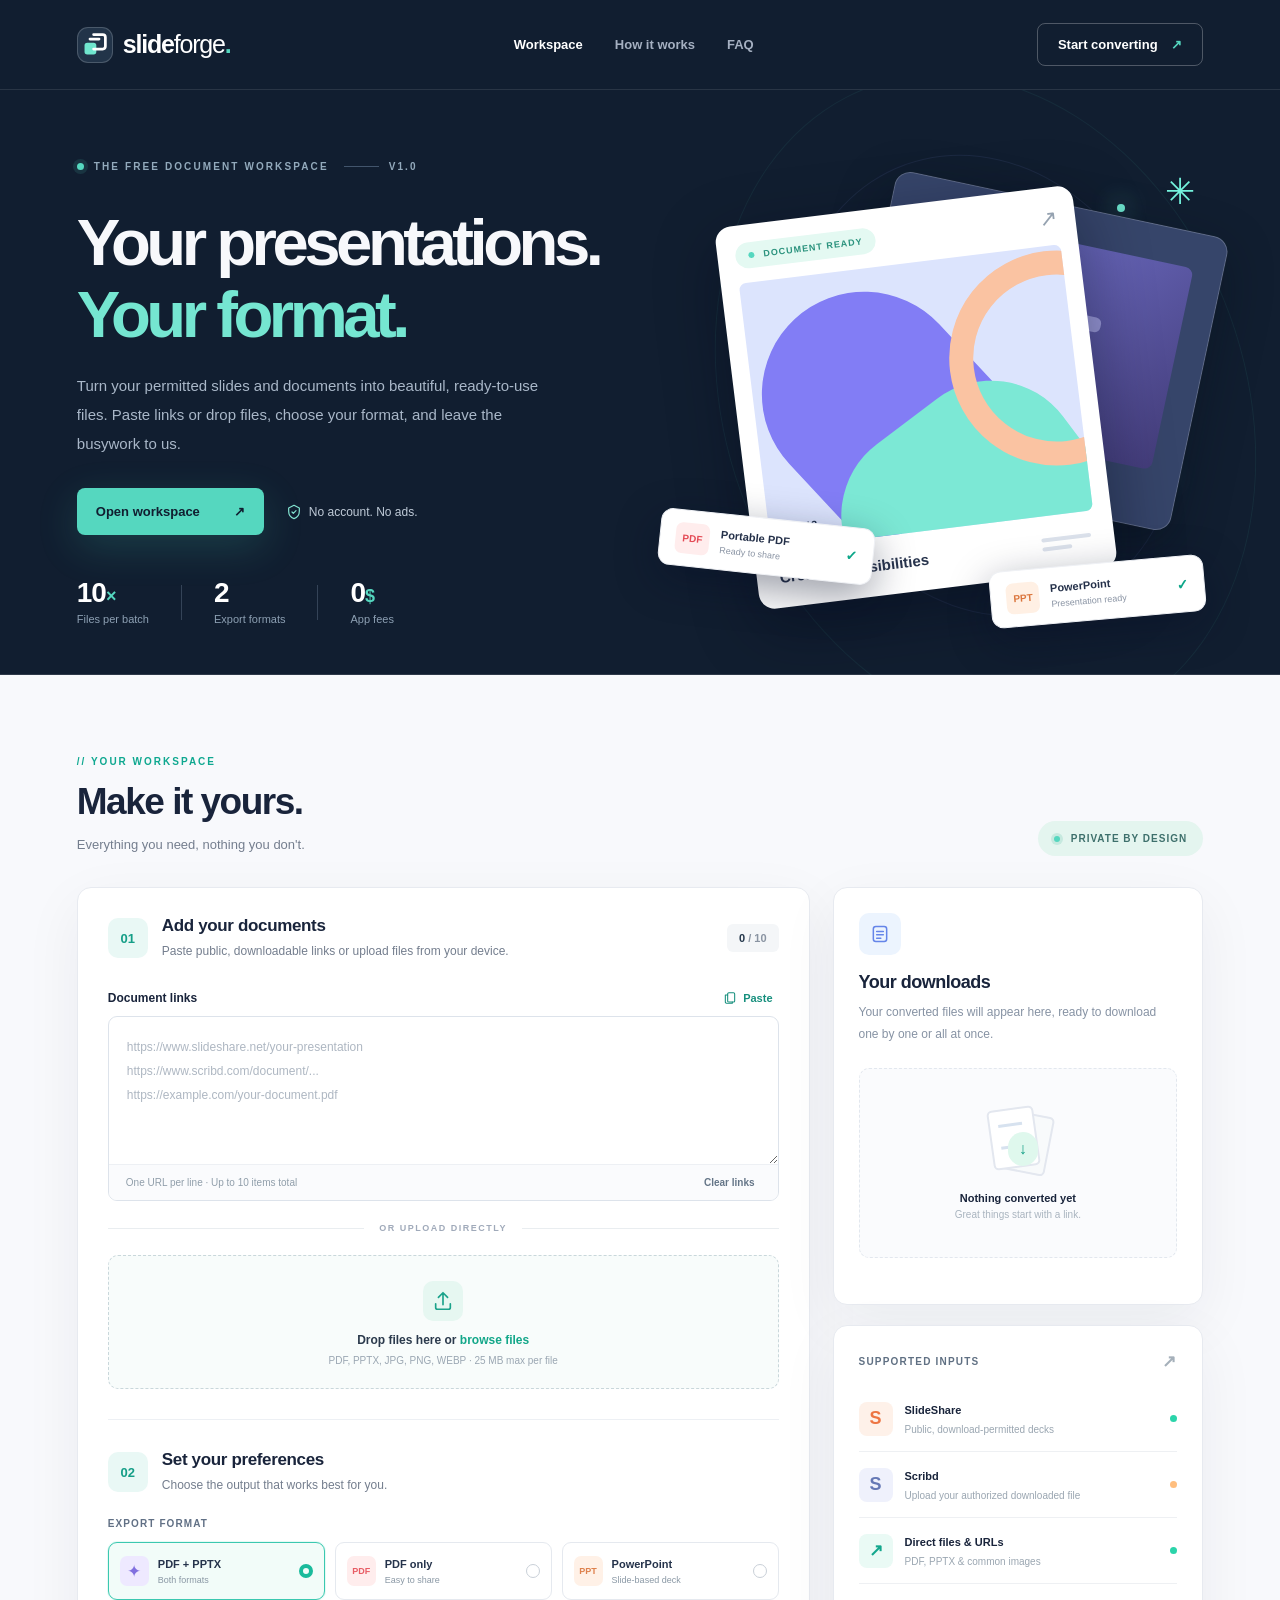
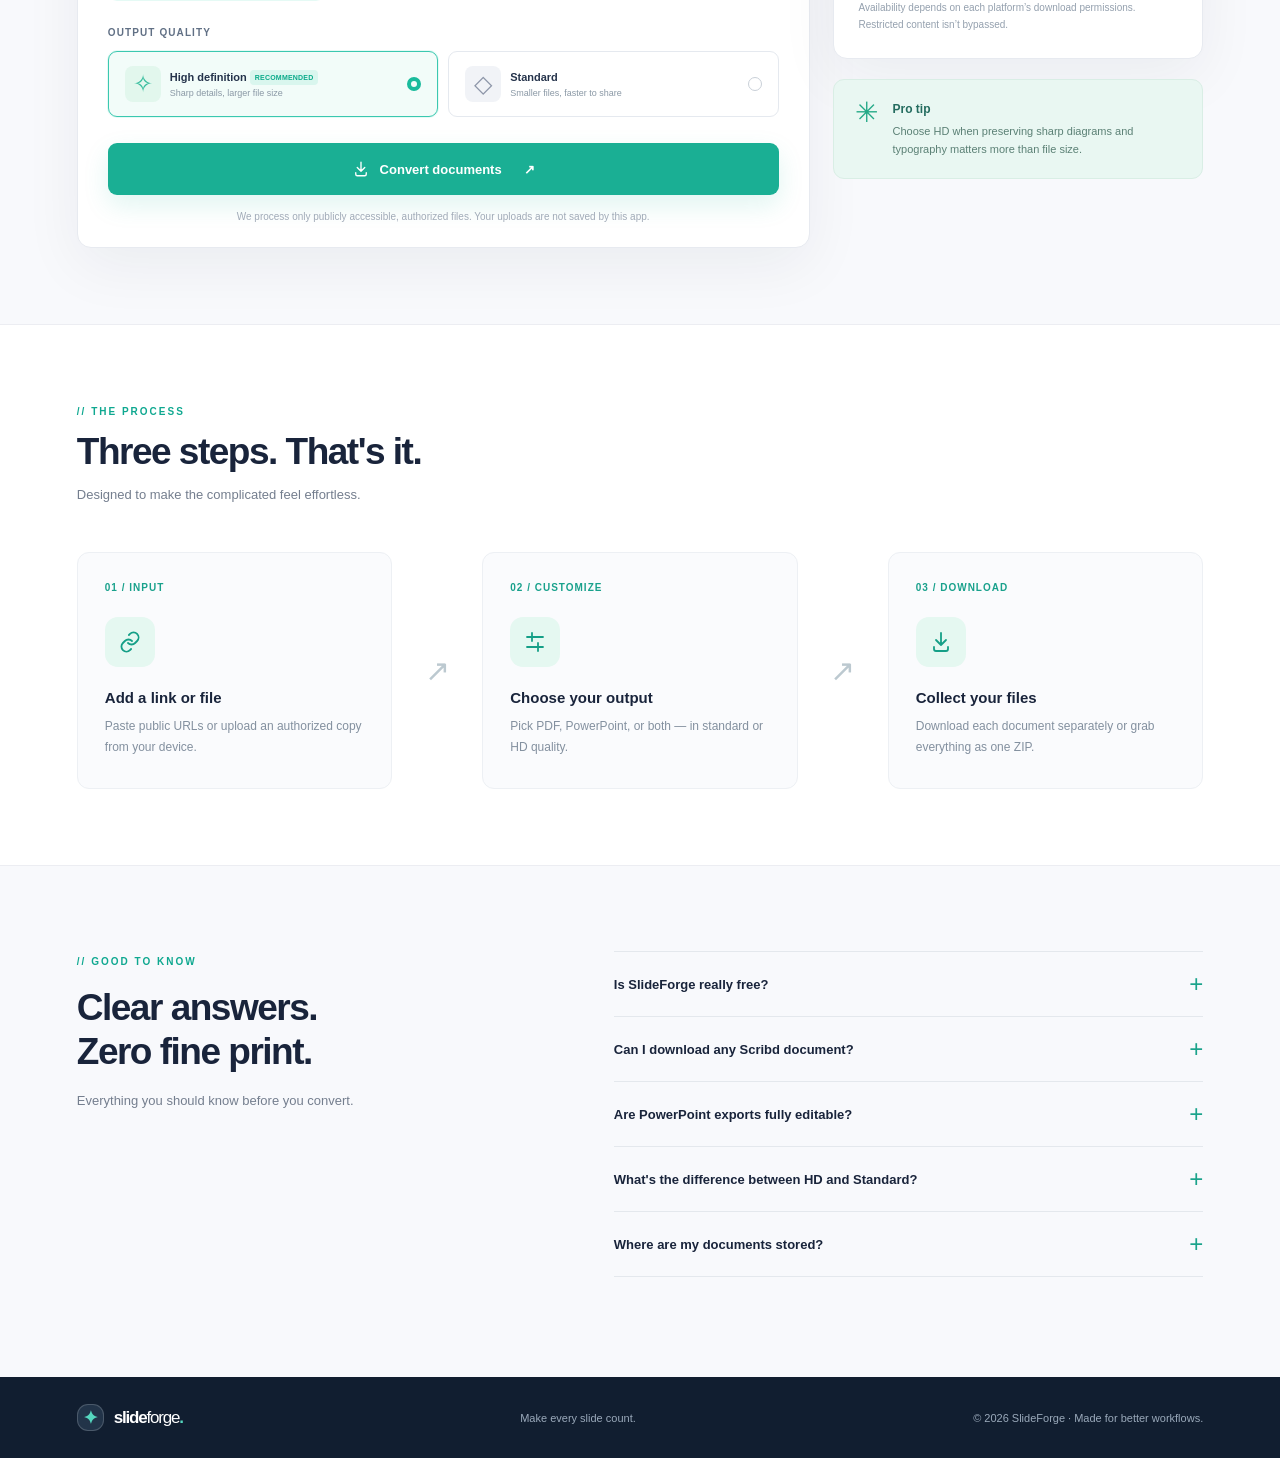
<file: preview.html>
<!doctype html>
<html lang="en">
<head>
  <meta charset="UTF-8" />
  <meta name="viewport" content="width=device-width,initial-scale=1" />
  <meta name="theme-color" content="#101827" />
  <meta name="description" content="A private, ad-free workspace to convert your authorized presentations and documents to PDF and PowerPoint. Batch processing, high-quality exports and ZIP downloads." />
  <title>SlideForge — Your presentations, your format.</title>
  <link rel="icon" href="app/static/favicon.svg" type="image/svg+xml" />
  <link rel="stylesheet" href="app/static/style.css" />
  <script defer src="app/static/app.js"></script>
</head>
<body>
  <div class="site-wrap">
  <header class="header">
    <a class="brand" href="/" aria-label="SlideForge homepage">
      <span class="brand-icon" aria-hidden="true"><svg viewBox="0 0 32 32" fill="none"><rect x="5" y="14" width="13" height="13" rx="3" fill="#70E6CE"/><path d="M15 5H25A3 3 0 0 1 28 8V18A3 3 0 0 1 25 21H15" stroke="white" stroke-width="3" stroke-linecap="round"/><path d="M11 10H21" stroke="white" stroke-width="3" stroke-linecap="round"/></svg></span>
      <span>slide<span class="brand-light">forge</span><span class="brand-dot">.</span></span>
    </a>
    <nav class="main-nav" aria-label="Main navigation"><a class="active" href="#workspace">Workspace</a><a href="#how-it-works">How it works</a><a href="#faq">FAQ</a></nav>
    <a class="nav-cta" href="#workspace">Start converting <span aria-hidden="true">↗</span></a>
  </header>

  <main>
    <section class="hero" aria-labelledby="headline">
      <div class="hero-copy">
        <div class="eyebrow"><span class="pulse" aria-hidden="true"></span> THE FREE DOCUMENT WORKSPACE <span class="eyebrow-line"></span> V1.0</div>
        <h1 id="headline">Your presentations.<br><em>Your format.</em></h1>
        <p class="hero-description">Turn your permitted slides and documents into beautiful, ready-to-use files. Paste links or drop files, choose your format, and leave the busywork to us.</p>
        <div class="hero-actions"><a class="hero-primary" href="#workspace">Open workspace <span aria-hidden="true">↗</span></a><span class="hero-note"><svg viewBox="0 0 24 24" aria-hidden="true"><path d="M12 2 4 6v5c0 5.5 3.5 9.5 8 11 4.5-1.5 8-5.5 8-11V6l-8-4Z"/><path d="m9 12 2 2 4-4"/></svg> No account. No ads.</span></div>
        <div class="hero-stats"><div><strong>10<span>×</span></strong><small>Files per batch</small></div><div class="stat-divider"></div><div><strong>2</strong><small>Export formats</small></div><div class="stat-divider"></div><div><strong>0<span>$</span></strong><small>App fees</small></div></div>
      </div>
      <div class="hero-art" aria-hidden="true">
        <div class="art-halo halo-one"></div><div class="art-halo halo-two"></div>
        <div class="art-dot dot-one"></div><div class="art-dot dot-two"></div><div class="art-dot dot-three"></div>
        <div class="art-card art-back"><div class="art-back-bars"><b></b><b></b><b></b></div><span>YOUR CONTENT</span></div>
        <div class="art-card art-main"><div class="art-top"><span class="art-pill"><span class="tiny-glow"></span> DOCUMENT READY</span><span>↗</span></div><div class="art-visual"><div class="art-shape shape-blue"></div><div class="art-shape shape-mint"></div><div class="art-orbit"></div><span class="art-page-num">01 / 12</span></div><div class="art-bottom"><span class="art-title">Creative possibilities</span><span class="art-mini-lines"><i></i><i></i></span></div></div>
        <div class="format-chip chip-pdf"><span class="chip-icon">PDF</span><span><b>Portable PDF</b><small>Ready to share</small></span><span class="chip-check">✓</span></div>
        <div class="format-chip chip-pptx"><span class="chip-icon ppt-icon">PPT</span><span><b>PowerPoint</b><small>Presentation ready</small></span><span class="chip-check">✓</span></div>
        <span class="art-cross">✳</span>
      </div>
    </section>

    <section class="workspace-area" id="workspace" aria-labelledby="workspace-heading">
      <div class="section-heading"><div><span class="section-kicker">// YOUR WORKSPACE</span><h2 id="workspace-heading">Make it yours.</h2><p>Everything you need, nothing you don't.</p></div><span class="secure-tag"><span class="green-indicator"></span> PRIVATE BY DESIGN</span></div>
      <div class="workspace-grid">
        <div class="workspace-main">
          <form id="convert-form" class="tool-card" novalidate>
            <div class="tool-card-head"><div class="step-bubble">01</div><div><h3>Add your documents</h3><p>Paste public, downloadable links or upload files from your device.</p></div><span class="item-count"><strong id="count">0</strong> / 10</span></div>
            <div class="input-label-line"><label for="url-input">Document links</label><button class="text-action" id="paste-btn" type="button"><svg viewBox="0 0 24 24"><rect x="8" y="3" width="12" height="16" rx="2"/><path d="M16 19v2H6a2 2 0 0 1-2-2V7h4"/></svg> Paste</button></div>
            <div class="textarea-shell"><textarea id="url-input" rows="5" spellcheck="false" placeholder="https://www.slideshare.net/your-presentation
https://www.scribd.com/document/...
https://example.com/your-document.pdf" aria-describedby="link-hint"></textarea><div class="textarea-footer"><span id="link-hint">One URL per line · Up to 10 items total</span><button class="clear-btn" type="button" id="clear-urls">Clear links</button></div></div>
            <div class="input-divider"><span>OR UPLOAD DIRECTLY</span></div>
            <div class="upload-zone" id="drop-zone" tabindex="0" role="button" aria-label="Choose documents to upload"><input type="file" id="file-input" accept=".pdf,.pptx,.jpg,.jpeg,.png,.webp" multiple hidden /><div class="upload-icon"><svg viewBox="0 0 24 24"><path d="M12 16V3m0 0L7 8m5-5 5 5"/><path d="M4 15v4a2 2 0 0 0 2 2h12a2 2 0 0 0 2-2v-4"/></svg></div><strong>Drop files here or <span>browse files</span></strong><p>PDF, PPTX, JPG, PNG, WEBP · 25 MB max per file</p></div>
            <div id="selected-files" class="selected-files" aria-live="polite"></div>
            <div class="line-rule"></div>
            <div class="tool-card-head settings-head"><div class="step-bubble">02</div><div><h3>Set your preferences</h3><p>Choose the output that works best for you.</p></div></div>
            <div class="setting-label">EXPORT FORMAT</div>
            <div class="option-grid format-options" role="radiogroup" aria-label="Export format"><label class="option-card selected"><input name="fmt" value="both" type="radio" checked /><span class="option-icon both-icon">✦</span><span><b>PDF + PPTX</b><small>Both formats</small></span><span class="radio-circle"></span></label><label class="option-card"><input name="fmt" value="pdf" type="radio"/><span class="option-icon pdf-option">PDF</span><span><b>PDF only</b><small>Easy to share</small></span><span class="radio-circle"></span></label><label class="option-card"><input name="fmt" value="pptx" type="radio"/><span class="option-icon ppt-option">PPT</span><span><b>PowerPoint</b><small>Slide-based deck</small></span><span class="radio-circle"></span></label></div>
            <div class="setting-label quality-label">OUTPUT QUALITY</div>
            <div class="option-grid quality-options" role="radiogroup" aria-label="Image quality"><label class="quality-card selected"><input name="quality" value="hd" type="radio" checked/><span class="quality-symbol">✧</span><span><b>High definition <span class="recommended">RECOMMENDED</span></b><small>Sharp details, larger file size</small></span><span class="radio-circle"></span></label><label class="quality-card"><input name="quality" value="sd" type="radio"/><span class="quality-symbol sd-symbol">◇</span><span><b>Standard</b><small>Smaller files, faster to share</small></span><span class="radio-circle"></span></label></div>
            <div id="error-banner" role="alert" class="error-banner" hidden></div>
            <button id="convert-button" class="convert-button" type="submit"><span class="button-default"><svg viewBox="0 0 24 24"><path d="M12 3v12m0 0 5-5m-5 5-5-5M5 17v2a2 2 0 0 0 2 2h10a2 2 0 0 0 2-2v-2"/></svg> Convert documents <span aria-hidden="true">↗</span></span><span class="button-loading" hidden><span class="spinner"></span> Processing your documents…</span></button>
            <p class="convert-subtext">We process only publicly accessible, authorized files. Your uploads are not saved by this app.</p>
          </form>
        </div>
        <aside class="workspace-aside">
          <div class="aside-card result-card" id="result-card"><div class="aside-card-icon"><svg viewBox="0 0 24 24"><rect x="4" y="3" width="16" height="18" rx="3"/><path d="M8 9h8M8 13h8M8 17h5"/></svg></div><h3>Your downloads</h3><p class="aside-description" id="results-description">Your converted files will appear here, ready to download one by one or all at once.</p><div class="result-empty" id="result-empty"><div class="empty-illustration"><span class="empty-sheet sheet-one"></span><span class="empty-sheet sheet-two"></span><span class="empty-arrow">↓</span></div><span>Nothing converted yet</span><small>Great things start with a link.</small></div><div id="results-list" class="results-list" aria-live="polite"></div><button type="button" class="download-all" id="download-all" hidden><svg viewBox="0 0 24 24"><path d="M12 3v12m0 0 5-5m-5 5-5-5M5 17v2a2 2 0 0 0 2 2h10a2 2 0 0 0 2-2v-2"/></svg> Download all (.zip)</button></div>
          <div class="aside-card works-with"><div class="aside-small-head">SUPPORTED INPUTS <span>↗</span></div><div class="platform-row"><span class="platform-mark slideshare-mark">S</span><span><b>SlideShare</b><small>Public, download-permitted decks</small></span><span class="platform-dot"></span></div><div class="platform-row"><span class="platform-mark scribd-mark">S</span><span><b>Scribd</b><small>Upload your authorized downloaded file</small></span><span class="platform-dot platform-restricted"></span></div><div class="platform-row"><span class="platform-mark file-mark">↗</span><span><b>Direct files & URLs</b><small>PDF, PPTX & common images</small></span><span class="platform-dot"></span></div><p class="platform-footnote">Availability depends on each platform’s download permissions. Restricted content isn’t bypassed.</p></div>
          <div class="tip-card"><div class="tip-stars">✳</div><div><strong>Pro tip</strong><p>Choose HD when preserving sharp diagrams and typography matters more than file size.</p></div></div>
        </aside>
      </div>
    </section>

    <section class="how-area" id="how-it-works"><div class="section-heading"><div><span class="section-kicker">// THE PROCESS</span><h2>Three steps. That's it.</h2><p>Designed to make the complicated feel effortless.</p></div></div><div class="steps"><div class="how-step"><span class="how-num">01 / INPUT</span><div class="how-icon"><svg viewBox="0 0 24 24"><path d="M10 13a5 5 0 0 0 7.1 0l2-2a5 5 0 0 0-7.1-7.1l-1.1 1.1"/><path d="M14 11a5 5 0 0 0-7.1 0l-2 2A5 5 0 0 0 12 20.1l1.1-1.1"/></svg></div><h3>Add a link or file</h3><p>Paste public URLs or upload an authorized copy from your device.</p></div><div class="how-arrow">↗</div><div class="how-step"><span class="how-num">02 / CUSTOMIZE</span><div class="how-icon"><svg viewBox="0 0 24 24"><path d="M4 7h16M4 17h16M9 3v8M15 13v8"/></svg></div><h3>Choose your output</h3><p>Pick PDF, PowerPoint, or both — in standard or HD quality.</p></div><div class="how-arrow">↗</div><div class="how-step"><span class="how-num">03 / DOWNLOAD</span><div class="how-icon"><svg viewBox="0 0 24 24"><path d="M12 3v12m0 0 5-5m-5 5-5-5M5 17v2a2 2 0 0 0 2 2h10a2 2 0 0 0 2-2v-2"/></svg></div><h3>Collect your files</h3><p>Download each document separately or grab everything as one ZIP.</p></div></div></section>

    <section class="faq-area" id="faq"><div><span class="section-kicker">// GOOD TO KNOW</span><h2>Clear answers.<br>Zero fine print.</h2><p>Everything you should know before you convert.</p></div><div class="faq-list"><details><summary>Is SlideForge really free?</summary><p>Yes. The application itself has no subscriptions, ads, or tracking. Hosting a public server may have infrastructure costs for the site owner.</p></details><details><summary>Can I download any Scribd document?</summary><p>No. Scribd controls download permissions and may require an account or subscription. Download files through Scribd when authorized, then upload your file here for conversion.</p></details><details><summary>Are PowerPoint exports fully editable?</summary><p>A PPTX rebuilt from images preserves the appearance of each slide, but text and diagrams become images rather than editable shapes. Original uploaded PPTX files remain editable.</p></details><details><summary>What's the difference between HD and Standard?</summary><p>HD uses higher resolution and quality for rasterized slides. Standard creates smaller image-based exports. Original PDF and PPTX files are preserved when you download in their original format.</p></details><details><summary>Where are my documents stored?</summary><p>There are no accounts or saved document libraries. Files are processed by the running server and returned immediately; the browser keeps the ZIP in memory until you leave or refresh the page.</p></details></div></section>
  </main>
  <footer class="footer"><a class="brand footer-brand" href="#"><span class="brand-icon" aria-hidden="true">✦</span><span>slide<span class="brand-light">forge</span><span class="brand-dot">.</span></span></a><span>Make every slide count.</span><span>© 2026 SlideForge · Made for better workflows.</span></footer>
  </div>
</body>
</html>
</file>
<file: app/static/style.css>
:root{--ink:#19243b;--muted:#747e8e;--line:#e6e9ef;--teal:#55d7bf;--teal-dark:#149880;--white:#fff;--bg:#f8f9fc;--navy:#111e30;--lav:#7371e8;--shadow:0 18px 60px rgba(18,27,48,.06)}
*{box-sizing:border-box}html{scroll-behavior:smooth}body{margin:0;color:var(--ink);background:var(--bg);font-family:Inter,"Segoe UI",Arial,sans-serif;-webkit-font-smoothing:antialiased}button,input,textarea{font:inherit}button{cursor:pointer}a{color:inherit;text-decoration:none}svg{width:20px;height:20px;fill:none;stroke:currentColor;stroke-width:1.8;stroke-linecap:round;stroke-linejoin:round}button:focus-visible,a:focus-visible,textarea:focus-visible,.upload-zone:focus-visible,summary:focus-visible{outline:3px solid #5ed8c4;outline-offset:3px}[hidden]{display:none!important}.site-wrap{max-width:1800px;margin:auto;overflow:hidden}.header{height:90px;background:var(--navy);display:flex;align-items:center;gap:3rem;padding:0 max(6vw,34px);border-bottom:1px solid rgba(255,255,255,.10)}.brand{color:#fff;font-weight:800;font-size:25px;letter-spacing:-1.2px;display:flex;align-items:center;gap:10px;white-space:nowrap}.brand-icon{display:grid;place-items:center;background:#223449;border:1px solid rgba(255,255,255,.18);width:36px;height:36px;border-radius:11px;color:var(--teal);font-size:27px}.brand-icon svg{height:29px;width:29px;stroke:none}.brand-light{font-weight:350}.brand-dot{color:var(--teal)}.main-nav{display:flex;gap:32px;margin:auto;font-size:13px;font-weight:600;color:#a5b0c1}.main-nav a{padding:15px 0}.main-nav a.active,.main-nav a:hover{color:#fff}.nav-cta{font-size:13px;font-weight:750;padding:13px 20px;border:1px solid rgba(255,255,255,.26);border-radius:8px;color:#fff;white-space:nowrap}.nav-cta span{margin-left:10px;color:var(--teal)}
.hero{background:var(--navy);min-height:565px;display:grid;grid-template-columns:minmax(400px,1.03fr) minmax(420px,.97fr);gap:30px;padding:69px max(6vw,34px) 50px;position:relative;overflow:hidden}.hero:after{content:"";position:absolute;bottom:0;left:0;right:0;height:1px;background:rgba(255,255,255,.12)}.hero-copy{position:relative;z-index:2;padding-top:2px}.eyebrow{color:#93aabc;display:flex;align-items:center;gap:10px;font-size:10px;font-weight:800;letter-spacing:2.1px}.pulse,.green-indicator,.tiny-glow{background:var(--teal);width:7px;height:7px;border-radius:50%;display:inline-block;box-shadow:0 0 0 4px rgba(85,215,191,.12)}.eyebrow-line{height:1px;width:35px;background:#42556c;margin-left:5px}.hero h1{font-size:clamp(48px,5.1vw,82px);letter-spacing:-4.5px;line-height:1.1;color:#f7f8fb;margin:35px 0 20px;font-weight:800}.hero h1 em{font-style:normal;color:#75e6d1}.hero-description{font-size:15px;max-width:485px;line-height:1.95;color:#a9b7c8;margin:0}.hero-actions{display:flex;align-items:center;flex-wrap:wrap;gap:22px;margin:30px 0 44px}.hero-primary{display:inline-flex;justify-content:space-between;align-items:center;min-width:187px;color:var(--navy);background:var(--teal);font-size:13px;font-weight:850;padding:16px 19px;border-radius:8px;box-shadow:0 12px 40px rgba(64,213,185,.18);transition:transform .2s,background .2s}.hero-primary:hover{transform:translateY(-2px);background:#8df3de}.hero-note{color:#c0cbd8;font-size:12px;display:flex;gap:7px;align-items:center}.hero-note svg{width:16px;height:16px;color:#83e4d0}.hero-stats{display:flex;align-items:center;gap:32px}.hero-stats div:not(.stat-divider){display:grid;gap:6px}.hero-stats strong{color:white;font-size:28px;line-height:1;letter-spacing:-1px}.hero-stats strong span{color:var(--teal);font-size:18px}.hero-stats small{font-size:11px;color:#8da0b3}.stat-divider{width:1px;height:35px;background:#344357}
.hero-art{min-height:450px;position:relative}.art-halo{position:absolute;left:10%;right:-8%;top:-20%;bottom:-25%;border:1px solid rgba(87,219,197,.07);border-radius:50%;transform:rotate(-20deg)}.halo-two{left:23%;right:5%;top:-2%;bottom:1%;border-color:rgba(109,123,192,.13)}.art-dot{position:absolute;border-radius:50%;width:8px;height:8px;background:#6fe9d2;box-shadow:0 0 25px #6fe9d2}.dot-one{top:45px;right:78px}.dot-two{bottom:70px;left:26px;width:5px;height:5px}.dot-three{right:30px;bottom:145px;background:#8d8afb;width:5px;height:5px}.art-card{position:absolute;border-radius:16px}.art-back{height:300px;width:340px;top:42px;right:0;transform:rotate(12deg);background:#36456a;border:1px solid rgba(255,255,255,.2);box-shadow:0 18px 50px #07111c70;overflow:hidden}.art-back:before{content:"";position:absolute;inset:35px 29px 57px;background:linear-gradient(133deg,#797bd9,#443d7b);border-radius:8px}.art-back-bars{position:absolute;top:75px;left:75px;z-index:2;display:grid;gap:13px}.art-back-bars b{display:block;width:110px;height:15px;background:#b3b3ed;border-radius:6px;opacity:.7}.art-back-bars b:nth-child(2){width:155px}.art-back-bars b:nth-child(3){width:78px}.art-back>span{position:absolute;bottom:25px;left:31px;color:#b4c1df;font-size:10px;letter-spacing:2px}.art-main{width:360px;height:385px;top:46px;left:65px;background:#fff;transform:rotate(-7deg);box-shadow:1px 20px 65px rgba(2,8,24,.4);padding:18px;display:flex;flex-direction:column}.art-top{display:flex;justify-content:space-between;align-items:center;margin-bottom:14px;color:#95a2b0;font-size:22px}.art-pill{display:flex;align-items:center;gap:9px;background:#e4f9f2;border-radius:25px;padding:8px 13px;font-size:9px;font-weight:800;letter-spacing:1px;color:#2a927d}.tiny-glow{width:6px;height:6px;box-shadow:none}.art-visual{background:#dce4fd;position:relative;flex:1;overflow:hidden;border-radius:7px}.art-shape{position:absolute;border-radius:120px 120px 30px 30px}.shape-blue{height:230px;width:205px;background:#827df5;top:20px;left:16px;transform:rotate(-36deg)}.shape-mint{height:285px;width:255px;background:#7ce8d5;bottom:-155px;right:-25px;transform:rotate(-30deg);border-radius:90px}.art-orbit{position:absolute;width:215px;height:215px;border:24px solid #fac3a2;border-radius:50%;top:5px;right:-90px}.art-page-num{font-size:11px;color:#263551;font-weight:800;position:absolute;bottom:14px;left:15px}.art-bottom{padding:20px 5px 4px;display:flex;align-items:center;justify-content:space-between}.art-title{color:#28344d;font-size:15px;font-weight:850}.art-mini-lines{display:grid;gap:5px}.art-mini-lines i{height:4px;width:50px;border-radius:4px;background:#dbe1eb}.art-mini-lines i:last-child{width:30px}.format-chip{position:absolute;display:flex;align-items:center;gap:11px;padding:12px 15px;border:1px solid #eff1f5;background:#fff;border-radius:12px;box-shadow:0 13px 42px #070e266a;min-width:215px;z-index:5}.format-chip b{display:block;color:#243049;font-size:11px}.format-chip small{display:block;color:#8993a3;font-size:9px;margin-top:5px}.chip-icon{background:#ffeded;border-radius:7px;color:#e44b56;font-size:10px;font-weight:900;padding:10px 7px}.chip-icon.ppt-icon{color:#db753c;background:#fff0e4}.chip-check{color:#0ba688;margin-left:auto;font-size:14px;font-weight:900}.chip-pdf{left:-12px;bottom:50px;transform:rotate(6deg)}.chip-pptx{right:-2px;bottom:5px;transform:rotate(-5deg)}.art-cross{position:absolute;color:#74f3dd;font-size:36px;right:8px;top:12px}
.workspace-area,.how-area,.faq-area{padding:76px max(6vw,34px)}.section-heading{display:flex;align-items:end;justify-content:space-between;gap:20px;margin-bottom:31px}.section-kicker{font-size:10px;font-weight:900;letter-spacing:2px;color:#0fa890}.section-heading h2,.faq-area h2{font-size:37px;line-height:1.18;letter-spacing:-1.5px;margin:11px 0 10px}.section-heading p,.faq-area>div>p{font-size:13px;color:var(--muted);line-height:1.7;margin:0}.secure-tag{font-size:10px;font-weight:800;letter-spacing:1px;color:#3e706c;display:flex;gap:11px;align-items:center;background:#e4f5ef;padding:12px 16px;border-radius:30px;white-space:nowrap}.green-indicator{width:6px;height:6px;box-shadow:0 0 0 3px #c6e9df}.workspace-grid{display:grid;grid-template-columns:minmax(0,1.7fr) minmax(300px,.86fr);gap:23px;align-items:start}.tool-card,.aside-card{background:#fff;border:1px solid #e7eaf0;border-radius:14px;box-shadow:var(--shadow)}.tool-card{padding:28px 30px 22px}.tool-card-head{display:flex;align-items:center;gap:14px;margin-bottom:30px}.step-bubble{height:40px;width:40px;background:#e9f8f5;color:#159e87;border-radius:10px;display:grid;place-items:center;font-size:13px;font-weight:900;flex:none}.tool-card-head h3{margin:0 0 6px;font-size:17px;letter-spacing:-.35px}.tool-card-head p{font-size:12px;color:var(--muted);margin:0;line-height:1.5}.item-count{margin-left:auto;color:#8a94a2;font-size:11px;white-space:nowrap;background:#f4f6f8;padding:8px 12px;border-radius:6px;font-weight:700}.item-count strong{color:#24374b}.input-label-line{display:flex;align-items:center;justify-content:space-between;margin-bottom:10px}.input-label-line label{font-size:12px;font-weight:800}.text-action,.clear-btn{background:transparent;border:0;color:#168f7d;font-weight:800;font-size:11px;display:inline-flex;align-items:center;gap:6px}.text-action svg{width:14px;height:14px}.textarea-shell{border:1px solid #dde3eb;border-radius:9px;overflow:hidden;transition:border-color .2s,box-shadow .2s}.textarea-shell:focus-within{border-color:#3cceb1;box-shadow:0 0 0 3px #58d6b51a}.textarea-shell textarea{resize:vertical;min-height:134px;width:100%;border:0;outline:0;background:transparent;padding:18px 18px 9px;font-size:12px;color:#17283c;line-height:2;display:block}.textarea-shell textarea::placeholder{color:#aeb7c2}.textarea-footer{background:#fafbfd;border-top:1px solid #edf0f4;padding:11px 17px;display:flex;align-items:center;justify-content:space-between;gap:10px;color:#909eaa;font-size:10px}.clear-btn{font-size:10px;color:#647587}.input-divider{margin:22px 0;display:flex;align-items:center;gap:15px;color:#a0aaba;font-size:9px;letter-spacing:1.5px;font-weight:900}.input-divider:before,.input-divider:after{content:"";height:1px;background:#e9edf0;flex:1}.upload-zone{border:1.6px dashed #c9d7db;background:#f8fcfb;border-radius:10px;text-align:center;padding:25px 12px 22px;cursor:pointer;transition:.2s}.upload-zone:hover,.upload-zone.dragging{border-color:#29b99c;background:#f0faf7}.upload-icon{display:grid;place-items:center;margin:0 auto 12px;width:40px;height:40px;background:#e6f7f1;color:#1aa28a;border-radius:10px}.upload-icon svg{height:22px;width:22px}.upload-zone strong{display:block;color:#2b3a4c;font-size:12px}.upload-zone strong span{color:#13a789}.upload-zone p{color:#9aa6b2;font-size:10px;margin:8px 0 0}.selected-files{display:grid;gap:7px;margin-top:10px}.selected-files:empty{display:none}.selected-file{display:flex;align-items:center;gap:10px;background:#f7f9fb;border:1px solid #e9edf1;border-radius:7px;padding:9px 11px;font-size:11px}.selected-file span{flex:1;overflow:hidden;text-overflow:ellipsis;white-space:nowrap}.selected-file small{color:#97a1af}.selected-file button{border:0;color:#a0a7b1;background:transparent;font-size:17px;padding:0 4px}.line-rule{border-top:1px solid #edf0f4;margin:30px 0}.settings-head{margin-bottom:24px}.setting-label{color:#617085;font-size:10px;font-weight:900;letter-spacing:1.1px;margin:0 0 13px}.option-grid{display:grid;gap:10px}.format-options{grid-template-columns:repeat(3,minmax(0,1fr))}.option-card,.quality-card{display:flex;align-items:center;gap:9px;border:1px solid #e5e9ef;border-radius:9px;padding:13px 11px;cursor:pointer;position:relative;transition:.15s;background:#fff;min-width:0}.option-card.selected,.quality-card.selected{border-color:#3bc8b0;background:#f2fcf9;box-shadow:0 0 0 1px #5cdbbf28}.option-card input,.quality-card input{position:absolute;opacity:0;width:1px;height:1px}.option-icon{font-size:17px;display:grid;place-items:center;flex:none;width:29px;height:30px;border-radius:7px;background:#eee9ff;color:#8170df}.pdf-option{background:#ffeded;color:#e85d65;font-size:9px;font-weight:900}.ppt-option{background:#fff1e7;color:#de824e;font-size:9px;font-weight:900}.option-card>span:nth-of-type(2){min-width:0}.option-card b,.quality-card b{font-size:11px;color:#25334b;display:block;white-space:nowrap}.option-card small,.quality-card small{display:block;margin-top:5px;color:#8a98a5;font-size:9px;white-space:nowrap}.radio-circle{border:1.5px solid #c9d0d8;width:14px;height:14px;border-radius:50%;display:inline-block;flex:none;margin-left:auto}.selected .radio-circle{border:4px solid #1abb9c}.quality-label{margin-top:27px}.quality-options{grid-template-columns:repeat(2,minmax(0,1fr))}.quality-card{padding:14px 16px}.quality-symbol{display:grid;place-items:center;font-size:24px;color:#35bd9d;background:#e2f7ed;width:36px;height:36px;flex:none;border-radius:8px}.sd-symbol{background:#f1f3f7;color:#8d95a8}.recommended{display:inline!important;color:#0aab8a!important;background:#d9f6ee;font-size:7px!important;letter-spacing:.2px;padding:4px 5px;border-radius:4px;vertical-align:middle}.error-banner{background:#fff4f1;color:#9a3d37;border:1px solid #f6d1ca;border-radius:8px;padding:12px;font-size:12px;margin-top:18px}.convert-button{margin-top:26px;display:flex;align-items:center;justify-content:center;width:100%;background:#1aaf94;border:0;color:white;border-radius:9px;padding:17px 16px;font-size:13px;font-weight:850;box-shadow:0 10px 26px rgba(17,177,145,.13)}.convert-button:hover{background:#12977e}.convert-button:disabled{opacity:.7;cursor:wait}.button-default,.button-loading{display:flex;align-items:center;justify-content:center;gap:10px}.button-default svg{width:18px;height:18px}.button-default>span{margin-left:12px}.convert-subtext{color:#a0aab7;font-size:10px;text-align:center;line-height:1.6;margin:14px auto 0;max-width:440px}.spinner{display:inline-block;width:17px;height:17px;border:2px solid #ffffff70;border-top-color:#fff;border-radius:50%;animation:spin .8s linear infinite}@keyframes spin{to{transform:rotate(360deg)}}
.workspace-aside{display:grid;gap:20px}.aside-card{padding:25px}.aside-card-icon{height:42px;width:42px;border-radius:10px;background:#ecf4fe;color:#6585e9;display:grid;place-items:center;margin-bottom:17px}.aside-card h3{font-size:18px;letter-spacing:-.5px;margin:0 0 9px}.aside-description{font-size:12px;color:#8793a4;line-height:1.8;margin:0}.result-empty{margin:23px 0 0;min-height:190px;background:#fafbfd;border:1px dashed #e2e7ee;border-radius:10px;display:flex;align-items:center;justify-content:center;flex-direction:column}.empty-illustration{width:90px;height:78px;position:relative;margin-bottom:7px}.empty-sheet{width:47px;height:60px;border-radius:5px;border:2px solid #e3e7ef;position:absolute;top:6px;left:30px;background:#f8fafb;transform:rotate(11deg)}.sheet-two{transform:rotate(-8deg);left:17px;top:1px;background:#fff}.sheet-two:after{content:"";position:absolute;top:13px;left:8px;width:24px;height:19px;border-top:3px solid #d7e2ef;border-bottom:3px solid #d7e2ef}.empty-arrow{position:absolute;top:25px;left:35px;background:#dff8ed;color:#0f9e84;padding:8px 11px;border-radius:30px;font-weight:bold}.result-empty>span{font-size:11px;font-weight:850}.result-empty>small{font-size:10px;color:#a9b4bf;margin-top:5px}.results-list{display:grid;gap:11px;margin-top:21px}.result-entry{border:1px solid #e7ebef;border-radius:10px;padding:12px;background:#fbfcfd}.result-entry-head{display:flex;gap:10px;align-items:start}.result-status{background:#d9f8ed;color:#10a584;border-radius:6px;min-width:27px;height:27px;display:grid;place-items:center;font-weight:800}.result-status.failed{background:#fff0ee;color:#dc6b60}.result-entry-title{font-size:11px;line-height:1.4;word-break:break-word;margin:0 0 3px;font-weight:850}.result-entry-error{font-size:10px;line-height:1.5;color:#b15b51}.result-file-list{display:flex;gap:7px;margin-top:12px;flex-wrap:wrap}.result-file-list button{border:1px solid #ccebe3;background:#effcf9;color:#168c76;padding:8px 10px;border-radius:6px;font-weight:800;font-size:10px;white-space:nowrap}.download-all{background:#192b40;width:100%;border:0;color:white;border-radius:8px;font-size:12px;font-weight:850;padding:14px;margin-top:16px;display:flex;justify-content:center;align-items:center;gap:10px}.download-all svg{height:17px;width:17px}.aside-small-head{display:flex;justify-content:space-between;align-items:center;color:#607083;font-size:10px;letter-spacing:1.2px;font-weight:900;margin-bottom:14px}.aside-small-head span{font-size:17px;color:#a5b0ba}.platform-row{display:flex;align-items:center;gap:12px;padding:14px 0;border-bottom:1px solid #eef0f3}.platform-mark{border-radius:8px;display:grid;place-items:center;flex:none;width:34px;height:34px;font-size:18px;font-weight:900;background:#fef1e9;color:#ed7543}.scribd-mark{background:#eff1fc;color:#6578b5}.file-mark{background:#eafaf5;color:#14a78d;font-size:17px}.platform-row>span:nth-child(2){flex:1}.platform-row b{font-size:11px}.platform-row small{display:block;color:#9aa6b1;font-size:10px;margin-top:5px;line-height:1.4}.platform-dot{width:7px;height:7px;border-radius:50%;background:#2bd4aa}.platform-restricted{background:#ffbe7e}.platform-footnote{font-size:10px;line-height:1.7;color:#94a0ae;margin:15px 0 0}.tip-card{display:flex;align-items:start;gap:15px;background:#e9f7f2;border:1px solid #d9eee5;padding:19px 21px;border-radius:11px}.tip-stars{color:#24a987;font-size:28px;line-height:1}.tip-card strong{font-size:12px;color:#246c5f}.tip-card p{font-size:11px;line-height:1.65;color:#5b8075;margin:5px 0 0}
.how-area{background:#fff;border-top:1px solid #ecedf2;border-bottom:1px solid #ecedf2}.steps{display:grid;grid-template-columns:1fr 50px 1fr 50px 1fr;gap:20px;align-items:center;padding-top:15px}.how-step{align-self:stretch;background:#fafbfd;border:1px solid #edf0f4;border-radius:12px;padding:24px 27px 29px}.how-num{font-size:10px;color:#19a18c;font-weight:900;letter-spacing:1px}.how-icon{width:50px;height:50px;border-radius:13px;background:#e5f8f1;display:grid;place-items:center;margin:22px 0}.how-icon svg{width:24px;height:24px;color:#159f87}.how-step h3{font-size:15px;margin:0 0 10px}.how-step p{font-size:12px;color:#83909f;line-height:1.8;margin:0}.how-arrow{text-align:center;color:#bcc9d0;font-size:30px}.faq-area{display:grid;grid-template-columns:.85fr 1.15fr;gap:9%;padding-top:85px;padding-bottom:100px}.faq-area h2{margin:17px 0}.faq-list{border-top:1px solid #e4e8ed}details{border-bottom:1px solid #e4e8ed;padding:18px 0}summary{font-size:13px;font-weight:850;cursor:pointer;list-style:none;display:flex;justify-content:space-between;align-items:center;gap:15px}summary::-webkit-details-marker{display:none}summary:after{content:"+";font-size:24px;color:#1ba38b;font-weight:400}details[open] summary:after{content:"−"}details p{font-size:12px;line-height:1.85;color:#7c8a9b;margin:10px 40px 0 0}.footer{display:flex;justify-content:space-between;align-items:center;gap:20px;background:var(--navy);color:#9aa9ba;padding:27px max(6vw,34px);font-size:11px}.footer-brand{font-size:17px}.footer-brand .brand-icon{height:27px;width:27px;font-size:18px}
@media(max-width:1200px){.hero-art{transform:scale(.84);transform-origin:center right}.hero h1{font-size:clamp(44px,5.5vw,66px)}.option-card{padding:12px 8px;gap:6px}.option-card b{font-size:10px}.option-card small{font-size:8px}.radio-circle{width:12px;height:12px}}@media(max-width:960px){.header{padding:0 24px}.hero{padding:60px 24px 45px;grid-template-columns:1fr 0.9fr}.hero-art{transform:scale(.7);transform-origin:center left;margin-right:-170px}.hero h1{font-size:53px;letter-spacing:-3px}.workspace-area,.how-area,.faq-area{padding:65px 24px}.workspace-grid{grid-template-columns:minmax(0,1fr)}.workspace-aside{grid-template-columns:1fr 1fr;align-items:start}.result-card{grid-row:span 2}.format-options{grid-template-columns:repeat(3,1fr)}.option-card{padding:14px}.steps{gap:8px;grid-template-columns:1fr 20px 1fr 20px 1fr}.how-step{padding:20px 17px}.how-arrow{font-size:20px}}@media(max-width:700px){.header{height:69px;padding:0 18px;gap:10px}.brand{font-size:21px}.brand-icon{width:31px;height:31px}.main-nav{display:none}.nav-cta{margin-left:auto;padding:11px;font-size:11px}.nav-cta span{margin-left:5px}.hero{padding:49px 21px 0;grid-template-columns:1fr;gap:12px;min-height:0}.eyebrow{letter-spacing:1.35px;font-size:9px}.hero h1{font-size:clamp(43px,10.4vw,61px);letter-spacing:-2.8px;margin:22px 0 15px}.hero-description{font-size:13px;line-height:1.9;max-width:460px}.hero-actions{margin:25px 0 29px}.hero-stats{gap:22px}.hero-stats strong{font-size:24px}.hero-art{height:315px;min-height:315px;transform:scale(.66);transform-origin:top center;width:520px;left:50%;margin-left:-260px;margin-bottom:-95px}.hero-art .art-main{top:5px}.hero-art .art-back{top:10px}.workspace-area,.how-area,.faq-area{padding:50px 16px}.section-heading{align-items:start}.section-heading h2,.faq-area h2{font-size:31px}.section-heading p{font-size:12px}.secure-tag{display:none}.workspace-grid{gap:17px}.tool-card{padding:22px 16px}.tool-card-head{gap:10px}.step-bubble{width:36px;height:36px;font-size:11px}.tool-card-head h3{font-size:15px}.tool-card-head p{font-size:11px}.format-options{grid-template-columns:1fr 1fr}.option-card{padding:12px;gap:9px}.option-card:first-child{grid-column:1/-1}.option-card b{font-size:11px}.option-card small{font-size:10px}.quality-options{grid-template-columns:1fr}.quality-card{padding:13px}.workspace-aside{grid-template-columns:1fr}.result-card{grid-row:auto}.aside-card{padding:22px}.steps{grid-template-columns:1fr;gap:12px}.how-step{padding:22px}.how-arrow{display:none}.how-icon{margin:15px 0}.faq-area{grid-template-columns:1fr;gap:27px}.footer{padding:28px 20px;flex-wrap:wrap}.footer>span:last-child{width:100%}}@media(prefers-reduced-motion:reduce){*,*:before,*:after{scroll-behavior:auto!important;animation-duration:.01ms!important;transition-duration:.01ms!important}}
</file>
